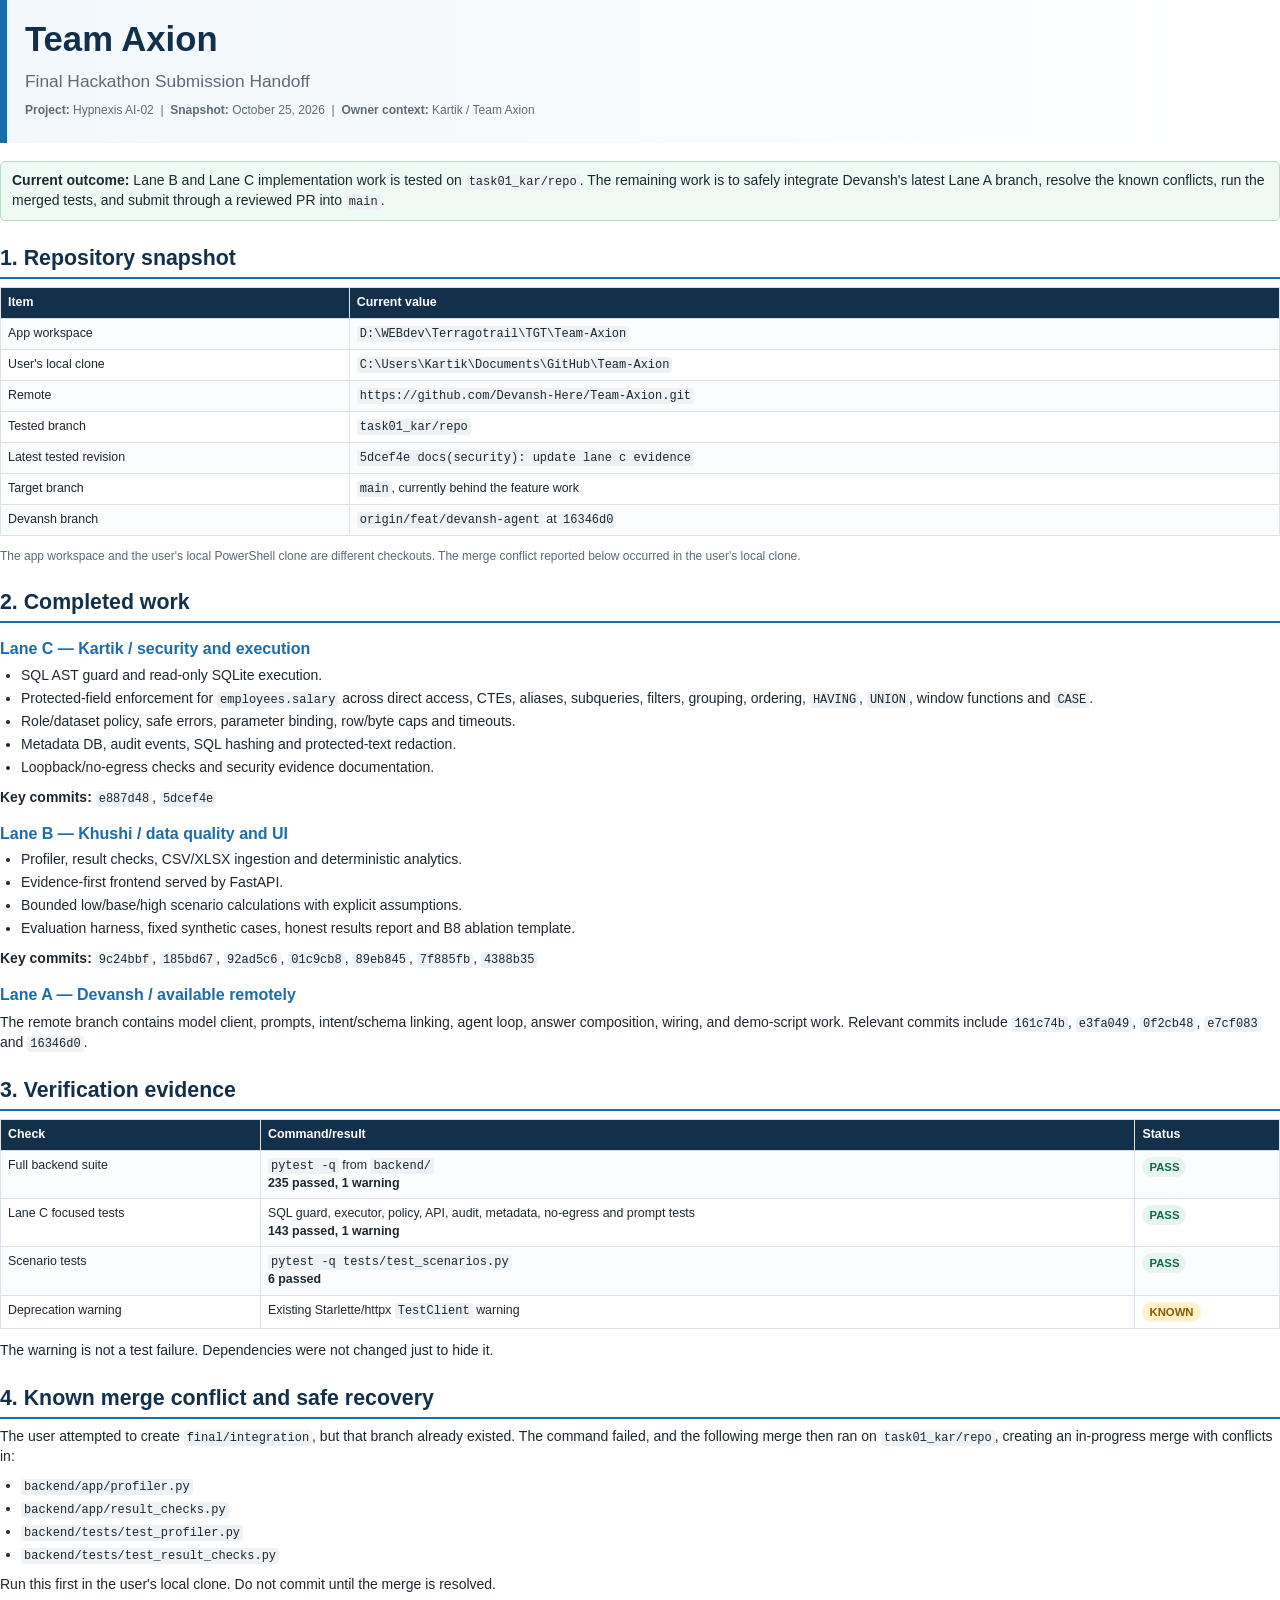
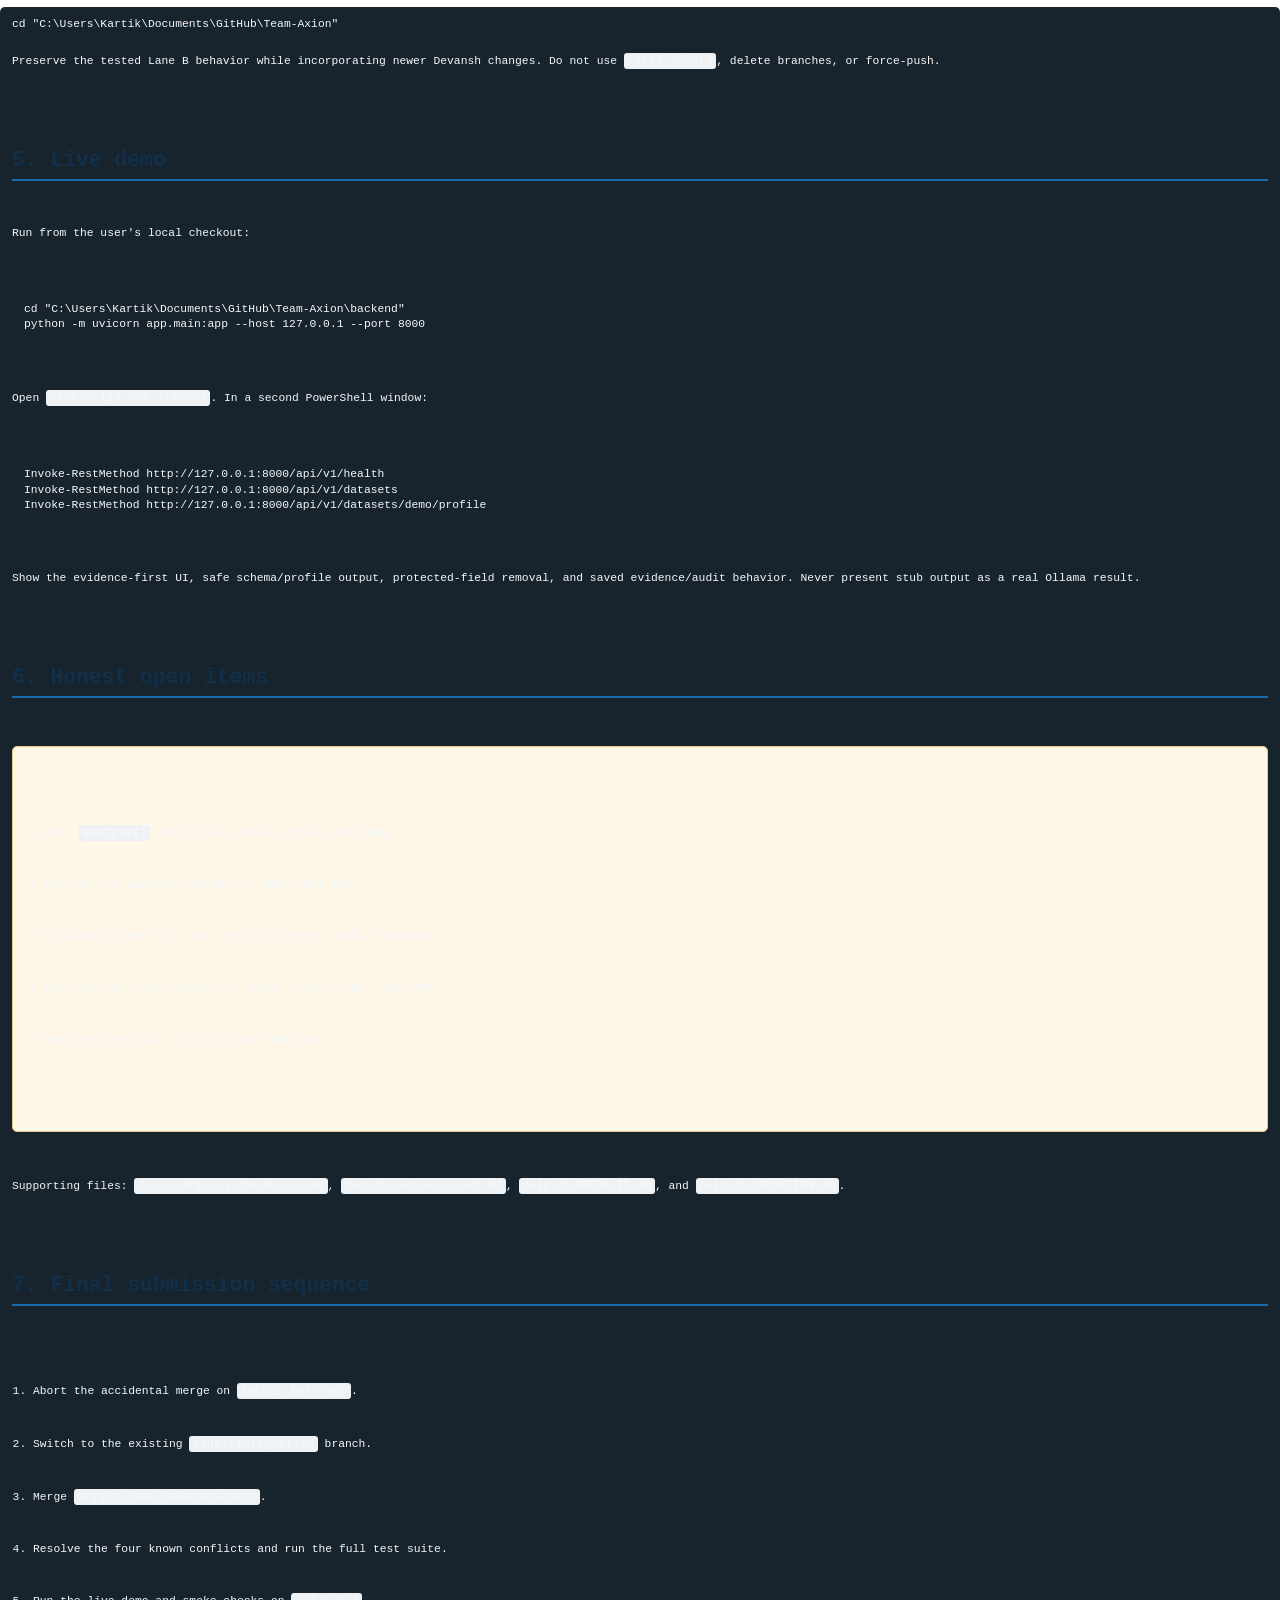
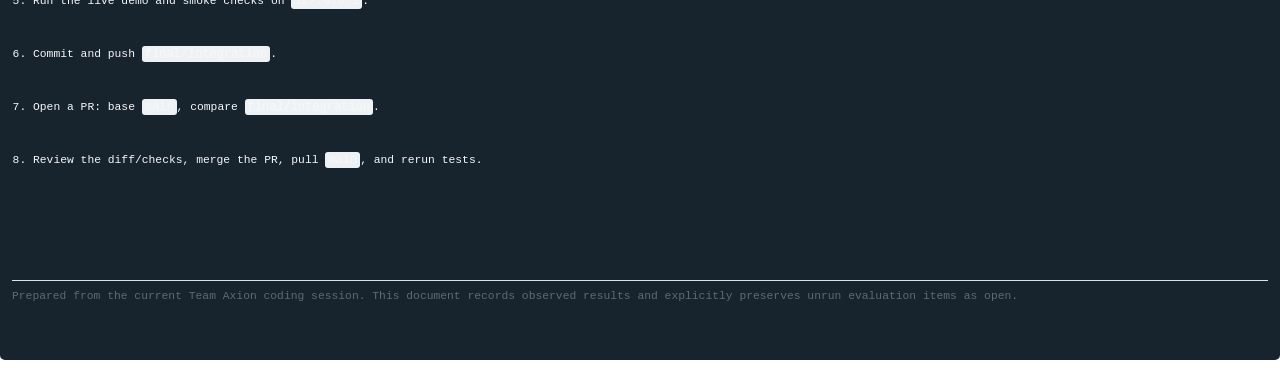
<file: docs/final_submission_handoff.html>
<!doctype html>
<html lang="en">
<head>
  <meta charset="utf-8">
  <title>Team Axion — Final Submission Handoff</title>
  <style>
    @page { size: A4; margin: 16mm 15mm 17mm; }
    :root { --navy:#12304a; --blue:#1b6ca8; --ink:#1d2730; --muted:#5d6b75; --line:#dbe3e8; --soft:#f3f7f9; --green:#0d6b48; --amber:#8a5a00; }
    * { box-sizing: border-box; }
    body { font-family: Arial, Helvetica, sans-serif; color:var(--ink); font-size:10.5pt; line-height:1.42; margin:0; }
    h1 { color:var(--navy); font-size:26pt; margin:0 0 5px; }
    h2 { color:var(--navy); font-size:16pt; margin:22px 0 8px; border-bottom:2px solid var(--blue); padding-bottom:4px; }
    h3 { color:var(--blue); font-size:12pt; margin:15px 0 5px; }
    p { margin:6px 0 9px; }
    ul, ol { margin:5px 0 10px 21px; padding:0; }
    li { margin:3px 0; }
    code { font-family: Consolas, "Courier New", monospace; font-size:9pt; background:#eef2f4; padding:1px 3px; border-radius:3px; }
    pre { background:#17232d; color:#f6f8fa; padding:10px 12px; border-radius:5px; white-space:pre-wrap; font:8.5pt/1.35 Consolas, "Courier New", monospace; }
    table { width:100%; border-collapse:collapse; margin:7px 0 12px; font-size:9.3pt; }
    th { background:var(--navy); color:white; text-align:left; }
    th, td { border:1px solid var(--line); padding:6px 7px; vertical-align:top; }
    tr:nth-child(even) td { background:#fbfcfd; }
    .cover { border-left:7px solid var(--blue); padding:15px 18px; background:linear-gradient(90deg,#f2f8fc,#fff); margin-bottom:18px; }
    .subtitle { color:var(--muted); font-size:13pt; margin:0 0 8px; }
    .meta { color:var(--muted); font-size:9pt; }
    .callout { border:1px solid #b8d2e2; background:#f2f8fc; border-radius:5px; padding:9px 11px; margin:9px 0; }
    .warning { border-color:#e6c98b; background:#fff8e8; }
    .success { border-color:#b8dbc9; background:#f0faf5; }
    .pill { display:inline-block; padding:2px 7px; border-radius:12px; font-size:8.5pt; font-weight:bold; background:#e8f4ee; color:var(--green); }
    .open { background:#fff1cc; color:var(--amber); }
    .small { font-size:9pt; color:var(--muted); }
    .page-break { page-break-before:always; }
    .footer-note { margin-top:22px; padding-top:8px; border-top:1px solid var(--line); color:var(--muted); font-size:8.5pt; }
  </style>
</head>
<body>
  <section class="cover">
    <h1>Team Axion</h1>
    <p class="subtitle">Final Hackathon Submission Handoff</p>
    <p class="meta"><strong>Project:</strong> Hypnexis AI-02 &nbsp;|&nbsp; <strong>Snapshot:</strong> October 25, 2026 &nbsp;|&nbsp; <strong>Owner context:</strong> Kartik / Team Axion</p>
  </section>

  <div class="callout success"><strong>Current outcome:</strong> Lane B and Lane C implementation work is tested on <code>task01_kar/repo</code>. The remaining work is to safely integrate Devansh's latest Lane A branch, resolve the known conflicts, run the merged tests, and submit through a reviewed PR into <code>main</code>.</div>

  <h2>1. Repository snapshot</h2>
  <table>
    <tr><th>Item</th><th>Current value</th></tr>
    <tr><td>App workspace</td><td><code>D:\WEBdev\Terragotrail\TGT\Team-Axion</code></td></tr>
    <tr><td>User's local clone</td><td><code>C:\Users\Kartik\Documents\GitHub\Team-Axion</code></td></tr>
    <tr><td>Remote</td><td><code>https://github.com/Devansh-Here/Team-Axion.git</code></td></tr>
    <tr><td>Tested branch</td><td><code>task01_kar/repo</code></td></tr>
    <tr><td>Latest tested revision</td><td><code>5dcef4e docs(security): update lane c evidence</code></td></tr>
    <tr><td>Target branch</td><td><code>main</code>, currently behind the feature work</td></tr>
    <tr><td>Devansh branch</td><td><code>origin/feat/devansh-agent</code> at <code>16346d0</code></td></tr>
  </table>
  <p class="small">The app workspace and the user's local PowerShell clone are different checkouts. The merge conflict reported below occurred in the user's local clone.</p>

  <h2>2. Completed work</h2>
  <h3>Lane C — Kartik / security and execution</h3>
  <ul>
    <li>SQL AST guard and read-only SQLite execution.</li>
    <li>Protected-field enforcement for <code>employees.salary</code> across direct access, CTEs, aliases, subqueries, filters, grouping, ordering, <code>HAVING</code>, <code>UNION</code>, window functions and <code>CASE</code>.</li>
    <li>Role/dataset policy, safe errors, parameter binding, row/byte caps and timeouts.</li>
    <li>Metadata DB, audit events, SQL hashing and protected-text redaction.</li>
    <li>Loopback/no-egress checks and security evidence documentation.</li>
  </ul>
  <p><strong>Key commits:</strong> <code>e887d48</code>, <code>5dcef4e</code></p>

  <h3>Lane B — Khushi / data quality and UI</h3>
  <ul>
    <li>Profiler, result checks, CSV/XLSX ingestion and deterministic analytics.</li>
    <li>Evidence-first frontend served by FastAPI.</li>
    <li>Bounded low/base/high scenario calculations with explicit assumptions.</li>
    <li>Evaluation harness, fixed synthetic cases, honest results report and B8 ablation template.</li>
  </ul>
  <p><strong>Key commits:</strong> <code>9c24bbf</code>, <code>185bd67</code>, <code>92ad5c6</code>, <code>01c9cb8</code>, <code>89eb845</code>, <code>7f885fb</code>, <code>4388b35</code></p>

  <h3>Lane A — Devansh / available remotely</h3>
  <p>The remote branch contains model client, prompts, intent/schema linking, agent loop, answer composition, wiring, and demo-script work. Relevant commits include <code>161c74b</code>, <code>e3fa049</code>, <code>0f2cb48</code>, <code>e7cf083</code> and <code>16346d0</code>.</p>

  <h2>3. Verification evidence</h2>
  <table>
    <tr><th>Check</th><th>Command/result</th><th>Status</th></tr>
    <tr><td>Full backend suite</td><td><code>pytest -q</code> from <code>backend/</code><br><strong>235 passed, 1 warning</strong></td><td><span class="pill">PASS</span></td></tr>
    <tr><td>Lane C focused tests</td><td>SQL guard, executor, policy, API, audit, metadata, no-egress and prompt tests<br><strong>143 passed, 1 warning</strong></td><td><span class="pill">PASS</span></td></tr>
    <tr><td>Scenario tests</td><td><code>pytest -q tests/test_scenarios.py</code><br><strong>6 passed</strong></td><td><span class="pill">PASS</span></td></tr>
    <tr><td>Deprecation warning</td><td>Existing Starlette/httpx <code>TestClient</code> warning</td><td><span class="pill open">KNOWN</span></td></tr>
  </table>
  <p>The warning is not a test failure. Dependencies were not changed just to hide it.</p>

  <h2>4. Known merge conflict and safe recovery</h2>
  <p>The user attempted to create <code>final/integration</code>, but that branch already existed. The command failed, and the following merge then ran on <code>task01_kar/repo</code>, creating an in-progress merge with conflicts in:</p>
  <ul>
    <li><code>backend/app/profiler.py</code></li>
    <li><code>backend/app/result_checks.py</code></li>
    <li><code>backend/tests/test_profiler.py</code></li>
    <li><code>backend/tests/test_result_checks.py</code></li>
  </ul>
  <p>Run this first in the user's local clone. Do not commit until the merge is resolved.</p>
  <pre>cd "C:\Users\Kartik\Documents\GitHub\Team-Axion"
  <p>Preserve the tested Lane B behavior while incorporating newer Devansh changes. Do not use <code>reset --hard</code>, delete branches, or force-push.</p>

  <h2>5. Live demo</h2>
  <p>Run from the user's local checkout:</p>
  <pre>cd "C:\Users\Kartik\Documents\GitHub\Team-Axion\backend"
python -m uvicorn app.main:app --host 127.0.0.1 --port 8000</pre>
  <p>Open <code>http://127.0.0.1:8000/</code>. In a second PowerShell window:</p>
  <pre>Invoke-RestMethod http://127.0.0.1:8000/api/v1/health
Invoke-RestMethod http://127.0.0.1:8000/api/v1/datasets
Invoke-RestMethod http://127.0.0.1:8000/api/v1/datasets/demo/profile</pre>
  <p>Show the evidence-first UI, safe schema/profile output, protected-field removal, and saved evidence/audit behavior. Never present stub output as a real Ollama result.</p>

  <h2>6. Honest open items</h2>
  <div class="callout warning">
    <ul>
      <li>Real <code>analyze()</code> with Ollama while offline: <strong>NOT RUN</strong>.</li>
      <li>Full 50–100 question benchmark: <strong>TBD / NOT RUN</strong>.</li>
      <li>B8 ablation metrics, accuracy and latency: <strong>TBD / NOT RUN</strong>.</li>
      <li>Held-out split and hardware/runtime record: <strong>TBD / NOT RUN</strong>.</li>
      <li>Hash-chained audit stretch item: <strong>NOT RUN</strong>.</li>
    </ul>
  </div>
  <p>Supporting files: <code>docs/safe_sql_checklist.md</code>, <code>docs/no_egress_test.md</code>, <code>outputs/RESULTS.md</code>, and <code>outputs/ABLATION.md</code>.</p>

  <h2>7. Final submission sequence</h2>
  <ol>
    <li>Abort the accidental merge on <code>task01_kar/repo</code>.</li>
    <li>Switch to the existing <code>final/integration</code> branch.</li>
    <li>Merge <code>origin/feat/devansh-agent</code>.</li>
    <li>Resolve the four known conflicts and run the full test suite.</li>
    <li>Run the live demo and smoke checks on <code>127.0.0.1</code>.</li>
    <li>Commit and push <code>final/integration</code>.</li>
    <li>Open a PR: base <code>main</code>, compare <code>final/integration</code>.</li>
    <li>Review the diff/checks, merge the PR, pull <code>main</code>, and rerun tests.</li>
  </ol>

  <div class="footer-note">Prepared from the current Team Axion coding session. This document records observed results and explicitly preserves unrun evaluation items as open.</div>
</body>
</html>
</file>
